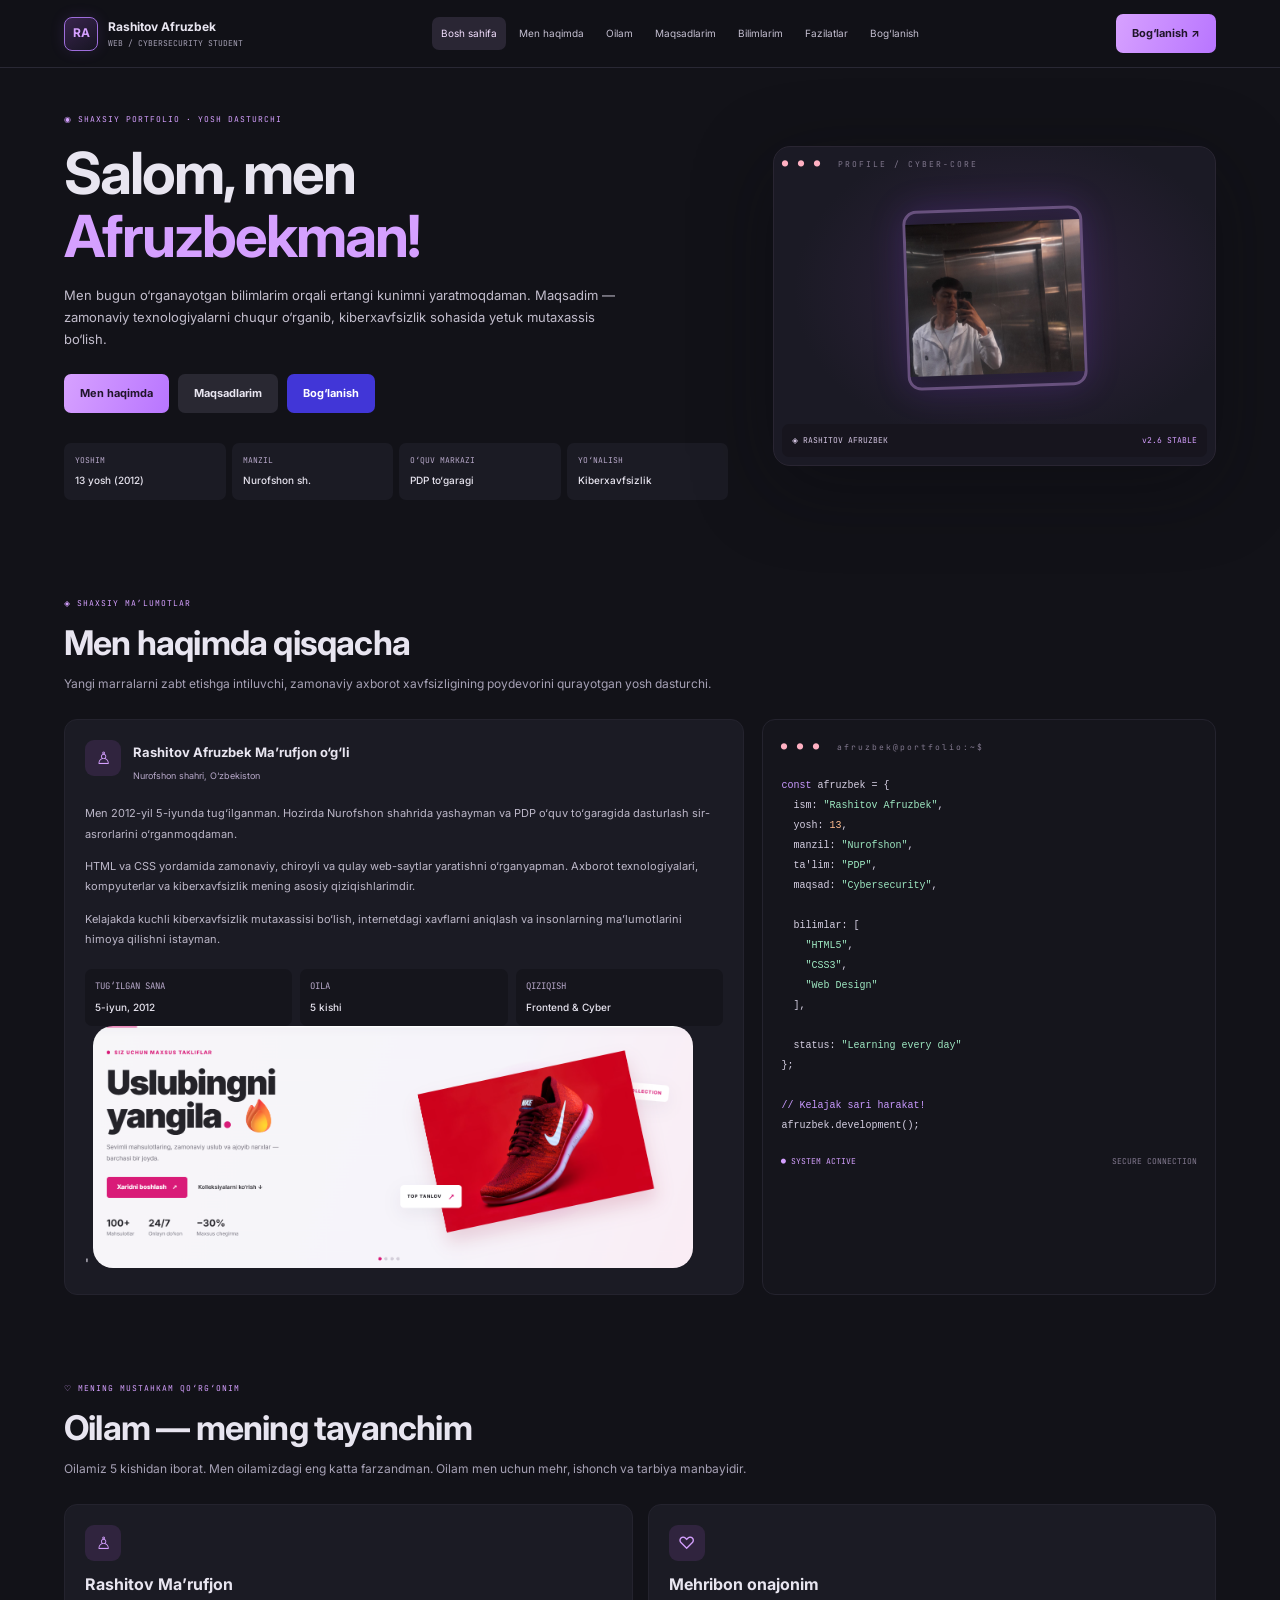
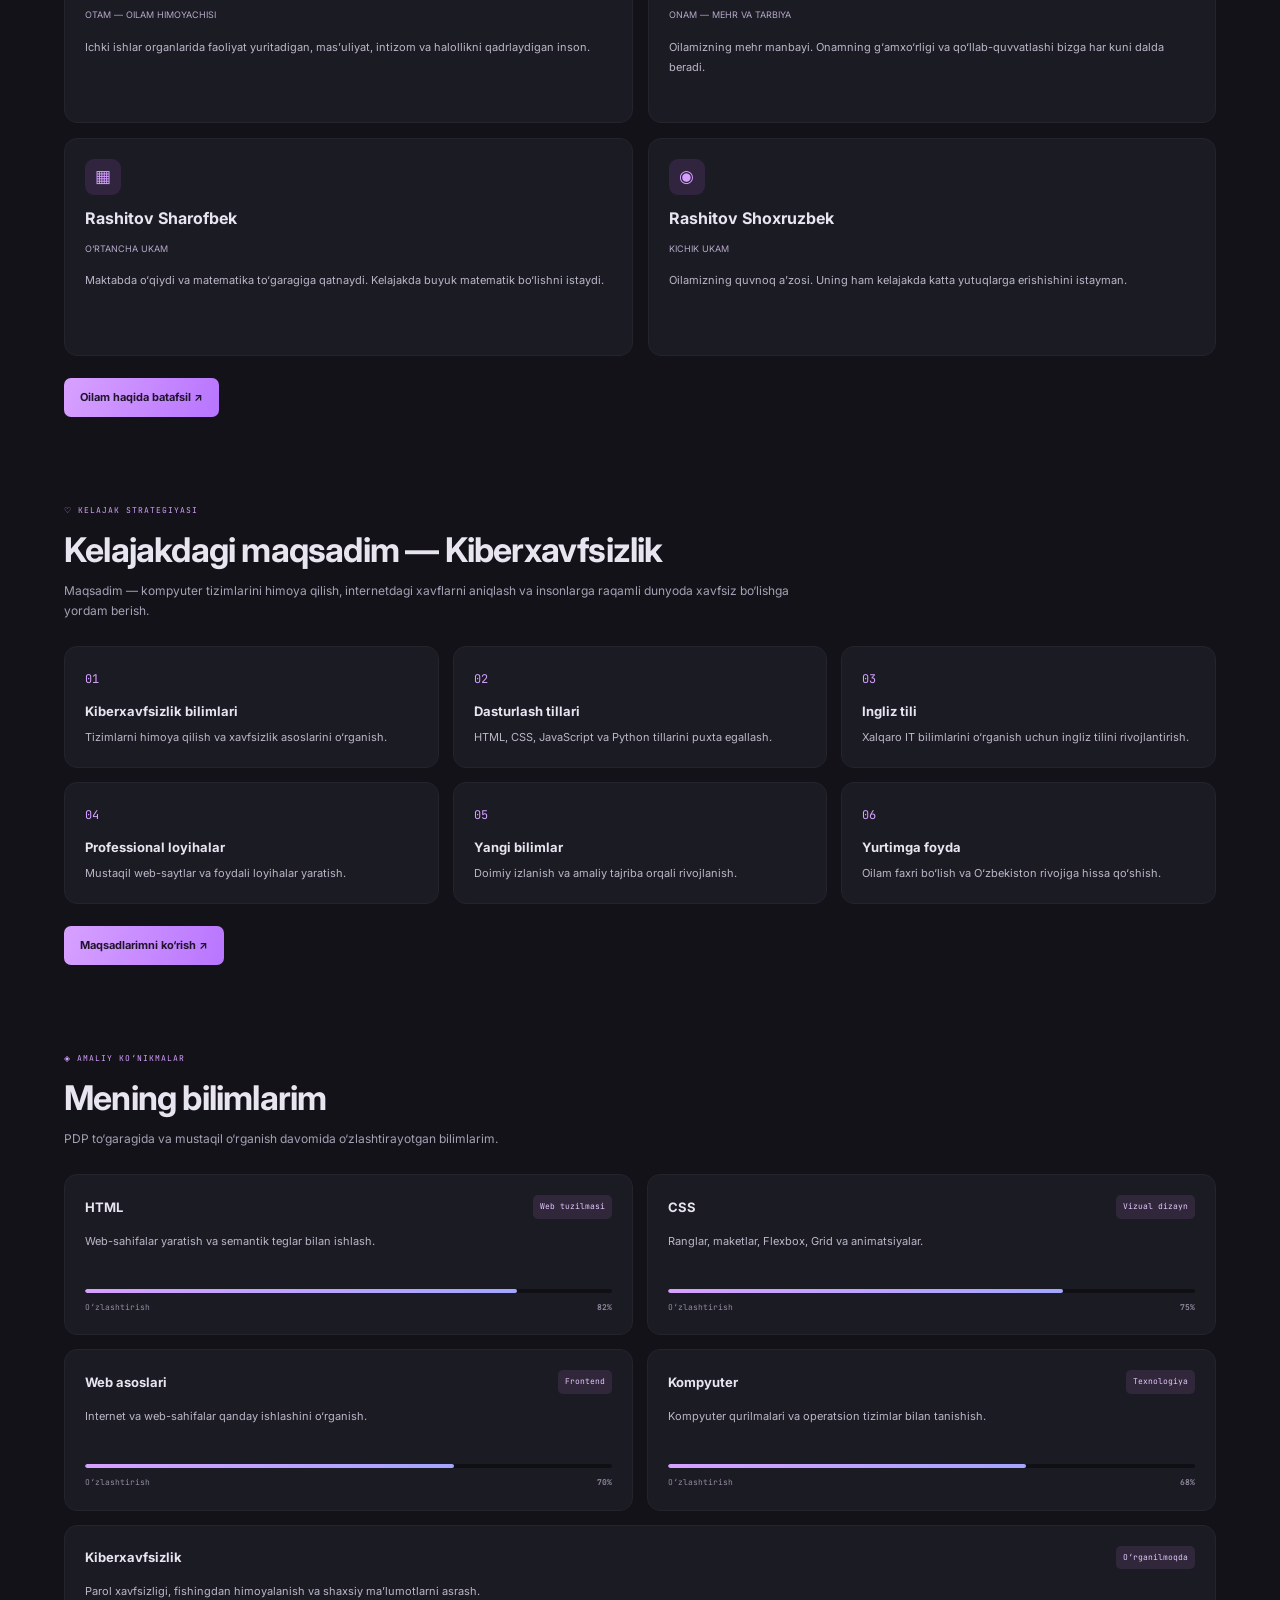
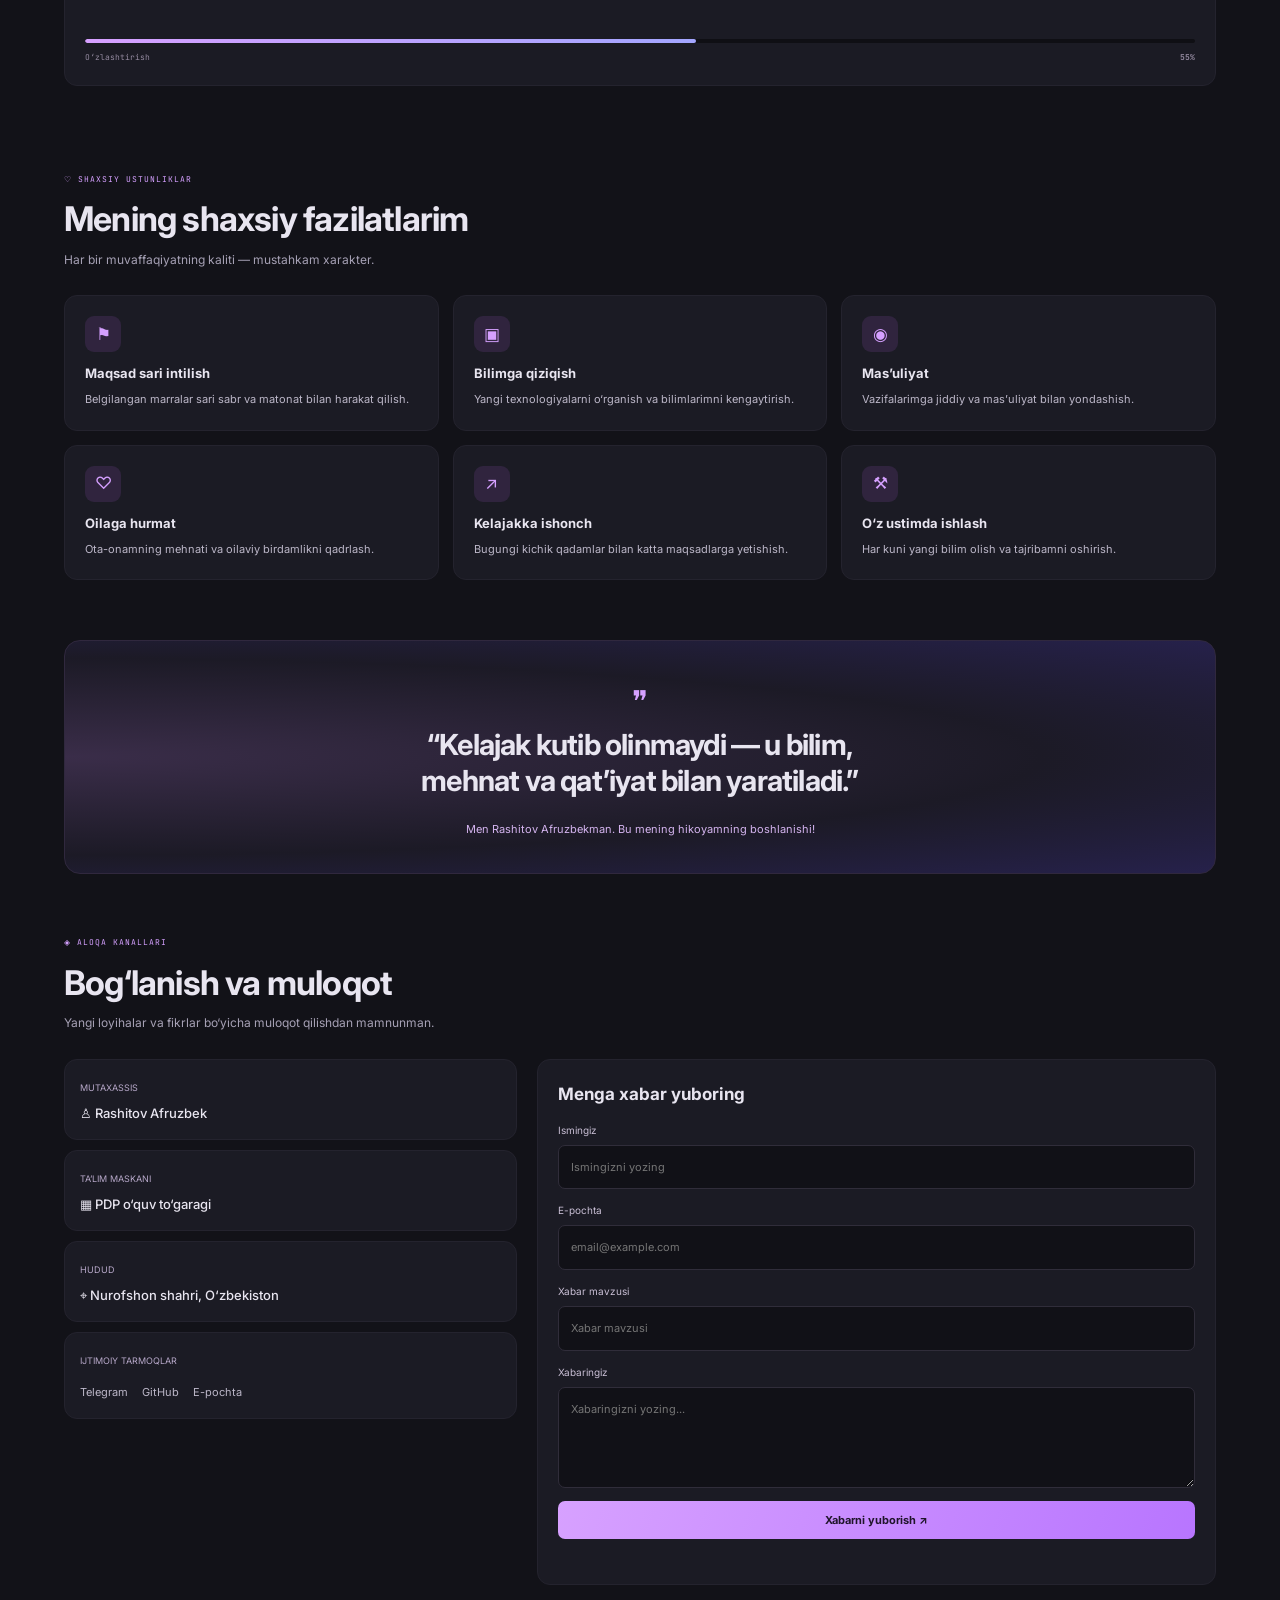
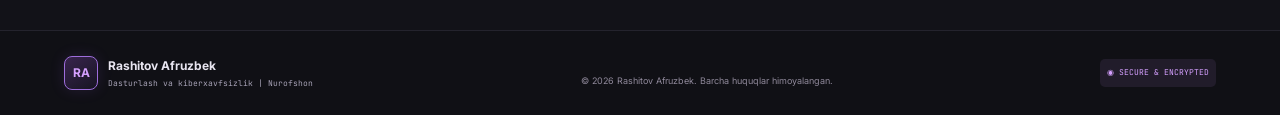
<file: index.html>
<!DOCTYPE html>
<html lang="uz">
<head>
  <meta charset="UTF-8">
  <meta name="viewport" content="width=device-width, initial-scale=1.0">
  <title>Rashitov Afruzbek | Portfolio</title>
  <link rel="stylesheet" href="./style.css">
  <link href="https://fonts.googleapis.com/css2?family=Inter:wght@400;500;600;700;800&family=JetBrains+Mono:wght@400;500&display=swap" rel="stylesheet">
</head>
<body>

<header class="navbar">
  <a href="index.html" class="logo">
    <span class="logo-icon">RA</span>
    <span>Rashitov Afruzbek
      <small>WEB / CYBERSECURITY STUDENT</small>
    </span>
  </a>

  <nav>
    <a class="active" href="./index.html">Bosh sahifa</a>
    <a href="#about">Men haqimda</a>
    <a href="./family.html">Oilam</a>
    <a href="./goals.html">Maqsadlarim</a>
    <a href="#skills">Bilimlarim</a>
    <a href="#values">Fazilatlar</a>
    <a href="#contact">Bog‘lanish</a>
  </nav>

  <a href="#contact" class="btn">Bog‘lanish ↗</a>
</header>

<main>

  <!-- BOSH SAHIFA -->
  <section class="hero container">
    <div class="hero-content">
      <p class="eyebrow">◉ SHAXSIY PORTFOLIO · YOSH DASTURCHI</p>

      <h1>Salom, men<br><span>Afruzbekman!</span></h1>

      <p class="description">
        Men bugun o‘rganayotgan bilimlarim orqali ertangi kunimni
        yaratmoqdaman. Maqsadim — zamonaviy texnologiyalarni chuqur
        o‘rganib, kiberxavfsizlik sohasida yetuk mutaxassis bo‘lish.
      </p>

      <div class="hero-buttons">
        <a href="#about" class="btn">Men haqimda</a>
        <a href="./goals.html" class="btn secondary">Maqsadlarim</a>
        <a href="#contact" class="btn blue">Bog‘lanish</a>
      </div>

      <div class="stats">
        <div><small>YOSHIM</small><b>13 yosh (2012)</b></div>
        <div><small>MANZIL</small><b>Nurofshon sh.</b></div>
        <div><small>O‘QUV MARKAZI</small><b>PDP to‘garagi</b></div>
        <div><small>YO‘NALISH</small><b>Kiberxavfsizlik</b></div>
      </div>
    </div>

    <div class="hero-card">
      <div class="window-title">● ● ● <span>PROFILE / CYBER-CORE</span></div>
      <div class="emblem">
        <img src="./photo_2026-10-23_16-27-50.jpg" alt="">
      </div>
      <div class="card-status">◈ RASHITOV AFRUZBEK <span>v2.6 STABLE</span></div>
    </div>
  </section>

  <!-- MEN HAQIMDA -->
  <section id="about" class="section container">
    <p class="eyebrow">◈ SHAXSIY MA’LUMOTLAR</p>
    <h2>Men haqimda qisqacha</h2>
    <p class="section-desc">
      Yangi marralarni zabt etishga intiluvchi, zamonaviy axborot
      xavfsizligining poydevorini qurayotgan yosh dasturchi.
    </p>

    <div class="about-grid">
      <article class="panel">
        <div class="profile-title">
          <div class="icon">♙</div>
          <div>
            <h3>Rashitov Afruzbek Ma’rufjon o‘g‘li</h3>
            <small>Nurofshon shahri, O‘zbekiston</small>
          </div>
        </div>

        <p>
          Men 2012-yil 5-iyunda tug‘ilganman. Hozirda Nurofshon
          shahrida yashayman va PDP o‘quv to‘garagida dasturlash
          sir-asrorlarini o‘rganmoqdaman.
        </p>

        <p>
          HTML va CSS yordamida zamonaviy, chiroyli va qulay
          web-saytlar yaratishni o‘rganyapman. Axborot texnologiyalari,
          kompyuterlar va kiberxavfsizlik mening asosiy qiziqishlarimdir.
        </p>

        <p>
          Kelajakda kuchli kiberxavfsizlik mutaxassisi bo‘lish,
          internetdagi xavflarni aniqlash va insonlarning
          ma’lumotlarini himoya qilishni istayman.
        </p>

        <div class="mini-stats">
          <div><small>TUG‘ILGAN SANA</small><b>5-iyun, 2012</b></div>
          <div><small>OILA</small><b>5 kishi</b></div>
          <div><small>QIZIQISH</small><b>Frontend & Cyber</b></div>
        </div>'
        
        <a href="https://namoyish.vercel.app/" target="_blank">
        <img
        src="./Снимок экрана 2026-10-23 172634.png"
        alt="Mening namoyishim"
        class="namoyish-rasmi"
    >
</a>

      </article>

      <article class="code-panel">
        <div class="window-title">● ● ● <span>afruzbek@portfolio:~$</span></div>
        <pre><code><span class="purple">const</span> afruzbek = {
  ism: <span class="green">"Rashitov Afruzbek"</span>,
  yosh: <span class="orange">13</span>,
  manzil: <span class="green">"Nurofshon"</span>,
  ta'lim: <span class="green">"PDP"</span>,
  maqsad: <span class="green">"Cybersecurity"</span>,

  bilimlar: [
    <span class="green">"HTML5"</span>,
    <span class="green">"CSS3"</span>,
    <span class="green">"Web Design"</span>
  ],

  status: <span class="green">"Learning every day"</span>
};

<span class="purple">// Kelajak sari harakat!</span>
afruzbek.development();</code></pre>
        <div class="code-footer">● SYSTEM ACTIVE <span>SECURE CONNECTION</span></div>
      </article>
    </div>
  </section>

  <!-- OILAM -->
  <section id="family" class="section container">
    <p class="eyebrow">♡ MENING MUSTAHKAM QO‘RG‘ONIM</p>
    <h2>Oilam — mening tayanchim</h2>
    <p class="section-desc">
      Oilamiz 5 kishidan iborat. Men oilamizdagi eng katta farzandman.
      Oilam men uchun mehr, ishonch va tarbiya manbayidir.
    </p>

    <div class="family-grid">
      <article class="panel family-card">
        <div class="icon">♙</div>
        <h3>Rashitov Ma’rufjon</h3>
        <small>OTAM — OILAM HIMOYACHISI</small>
        <p>
          Ichki ishlar organlarida faoliyat yuritadigan, mas’uliyat,
          intizom va halollikni qadrlaydigan inson.
        </p>
      </article>

      <article class="panel family-card">
        <div class="icon">♡</div>
        <h3>Mehribon onajonim</h3>
        <small>ONAM — MEHR VA TARBIYA</small>
        <p>
          Oilamizning mehr manbayi. Onamning g‘amxo‘rligi va
          qo‘llab-quvvatlashi bizga har kuni dalda beradi.
        </p>
      </article>

      <article class="panel family-card">
        <div class="icon">▦</div>
        <h3>Rashitov Sharofbek</h3>
        <small>O‘RTANCHA UKAM</small>
        <p>
          Maktabda o‘qiydi va matematika to‘garagiga qatnaydi.
          Kelajakda buyuk matematik bo‘lishni istaydi.
        </p>
      </article>

      <article class="panel family-card">
        <div class="icon">◉</div>
        <h3>Rashitov Shoxruzbek</h3>
        <small>KICHIK UKAM</small>
        <p>
          Oilamizning quvnoq a’zosi. Uning ham kelajakda
          katta yutuqlarga erishishini istayman.
        </p>
      </article>
    </div>

    <a href="family.html" class="btn section-button">Oilam haqida batafsil ↗</a>
  </section>

  <!-- MAQSADLAR -->
  <section class="section container">
    <p class="eyebrow">♡ KELAJAK STRATEGIYASI</p>
    <h2>Kelajakdagi maqsadim — Kiberxavfsizlik</h2>
    <p class="section-desc">
      Maqsadim — kompyuter tizimlarini himoya qilish, internetdagi
      xavflarni aniqlash va insonlarga raqamli dunyoda xavfsiz
      bo‘lishga yordam berish.
    </p>

    <div class="feature-grid">
      <article class="panel feature">
        <span class="number">01</span>
        <h3>Kiberxavfsizlik bilimlari</h3>
        <p>Tizimlarni himoya qilish va xavfsizlik asoslarini o‘rganish.</p>
      </article>

      <article class="panel feature">
        <span class="number">02</span>
        <h3>Dasturlash tillari</h3>
        <p>HTML, CSS, JavaScript va Python tillarini puxta egallash.</p>
      </article>

      <article class="panel feature">
        <span class="number">03</span>
        <h3>Ingliz tili</h3>
        <p>Xalqaro IT bilimlarini o‘rganish uchun ingliz tilini rivojlantirish.</p>
      </article>

      <article class="panel feature">
        <span class="number">04</span>
        <h3>Professional loyihalar</h3>
        <p>Mustaqil web-saytlar va foydali loyihalar yaratish.</p>
      </article>

      <article class="panel feature">
        <span class="number">05</span>
        <h3>Yangi bilimlar</h3>
        <p>Doimiy izlanish va amaliy tajriba orqali rivojlanish.</p>
      </article>

      <article class="panel feature">
        <span class="number">06</span>
        <h3>Yurtimga foyda</h3>
        <p>Oilam faxri bo‘lish va O‘zbekiston rivojiga hissa qo‘shish.</p>
      </article>
    </div>

    <a href="goals.html" class="btn section-button">Maqsadlarimni ko‘rish ↗</a>
  </section>

  <!-- BILIMLARIM -->
  <section id="skills" class="section container">
    <p class="eyebrow">◈ AMALIY KO‘NIKMALAR</p>
    <h2>Mening bilimlarim</h2>
    <p class="section-desc">
      PDP to‘garagida va mustaqil o‘rganish davomida
      o‘zlashtirayotgan bilimlarim.
    </p>

    <div class="skills-grid">
      <article class="panel skill">
        <div class="skill-heading"><h3>HTML</h3><span>Web tuzilmasi</span></div>
        <p>Web-sahifalar yaratish va semantik teglar bilan ishlash.</p>
        <div class="progress"><span style="width:82%"></span></div>
        <small>O‘zlashtirish <b>82%</b></small>
      </article>

      <article class="panel skill">
        <div class="skill-heading"><h3>CSS</h3><span>Vizual dizayn</span></div>
        <p>Ranglar, maketlar, Flexbox, Grid va animatsiyalar.</p>
        <div class="progress"><span style="width:75%"></span></div>
        <small>O‘zlashtirish <b>75%</b></small>
      </article>

      <article class="panel skill">
        <div class="skill-heading"><h3>Web asoslari</h3><span>Frontend</span></div>
        <p>Internet va web-sahifalar qanday ishlashini o‘rganish.</p>
        <div class="progress"><span style="width:70%"></span></div>
        <small>O‘zlashtirish <b>70%</b></small>
      </article>

      <article class="panel skill">
        <div class="skill-heading"><h3>Kompyuter</h3><span>Texnologiya</span></div>
        <p>Kompyuter qurilmalari va operatsion tizimlar bilan tanishish.</p>
        <div class="progress"><span style="width:68%"></span></div>
        <small>O‘zlashtirish <b>68%</b></small>
      </article>

      <article class="panel skill wide">
        <div class="skill-heading"><h3>Kiberxavfsizlik</h3><span>O‘rganilmoqda</span></div>
        <p>Parol xavfsizligi, fishingdan himoyalanish va shaxsiy ma’lumotlarni asrash.</p>
        <div class="progress"><span style="width:55%"></span></div>
        <small>O‘zlashtirish <b>55%</b></small>
      </article>
    </div>
  </section>

  <!-- FAZILATLAR -->
  <section id="values" class="section container">
    <p class="eyebrow">♡ SHAXSIY USTUNLIKLAR</p>
    <h2>Mening shaxsiy fazilatlarim</h2>
    <p class="section-desc">Har bir muvaffaqiyatning kaliti — mustahkam xarakter.</p>

    <div class="feature-grid">
      <article class="panel feature"><div class="icon">⚑</div><h3>Maqsad sari intilish</h3><p>Belgilangan marralar sari sabr va matonat bilan harakat qilish.</p></article>
      <article class="panel feature"><div class="icon">▣</div><h3>Bilimga qiziqish</h3><p>Yangi texnologiyalarni o‘rganish va bilimlarimni kengaytirish.</p></article>
      <article class="panel feature"><div class="icon">◉</div><h3>Mas’uliyat</h3><p>Vazifalarimga jiddiy va mas’uliyat bilan yondashish.</p></article>
      <article class="panel feature"><div class="icon">♡</div><h3>Oilaga hurmat</h3><p>Ota-onamning mehnati va oilaviy birdamlikni qadrlash.</p></article>
      <article class="panel feature"><div class="icon">↗</div><h3>Kelajakka ishonch</h3><p>Bugungi kichik qadamlar bilan katta maqsadlarga yetishish.</p></article>
      <article class="panel feature"><div class="icon">⚒</div><h3>O‘z ustimda ishlash</h3><p>Har kuni yangi bilim olish va tajribamni oshirish.</p></article>
    </div>
  </section>

  <section class="quote container">
    <span>❞</span>
    <h2>“Kelajak kutib olinmaydi — u bilim,<br> mehnat va qat’iyat bilan yaratiladi.”</h2>
    <p>Men Rashitov Afruzbekman. Bu mening hikoyamning boshlanishi!</p>
  </section>

  <!-- BOG‘LANISH -->
  <section id="contact" class="section container">
    <p class="eyebrow">◈ ALOQA KANALLARI</p>
    <h2>Bog‘lanish va muloqot</h2>
    <p class="section-desc">Yangi loyihalar va fikrlar bo‘yicha muloqot qilishdan mamnunman.</p>

    <div class="contact-grid">
      <div class="contact-details">
        <article class="panel"><small>MUTAXASSIS</small><b>♙ Rashitov Afruzbek</b></article>
        <article class="panel"><small>TA’LIM MASKANI</small><b>▦ PDP o‘quv to‘garagi</b></article>
        <article class="panel"><small>HUDUD</small><b>⌖ Nurofshon shahri, O‘zbekiston</b></article>
        <article class="panel"><small>IJTIMOIY TARMOQLAR</small><p>Telegram　 GitHub　 E-pochta</p></article>
      </div>

      <form class="panel contact-form" id="contactForm">
        <h3>Menga xabar yuboring</h3>
        <label>Ismingiz<input type="text" placeholder="Ismingizni yozing" required></label>
        <label>E-pochta<input type="email" placeholder="email@example.com" required></label>
        <label>Xabar mavzusi<input type="text" placeholder="Xabar mavzusi" required></label>
        <label>Xabaringiz<textarea rows="4" placeholder="Xabaringizni yozing..." required></textarea></label>
        <button class="btn" type="submit">Xabarni yuborish ↗</button>
        <p id="formMessage" class="form-message"></p>
      </form>
    </div>
  </section>

</main>

<footer class="footer">
  <a href="index.html" class="logo">
    <span class="logo-icon">RA</span>
    <span>Rashitov Afruzbek<small>Dasturlash va kiberxavfsizlik | Nurofshon</small></span>
  </a>
  <p>© 2026 Rashitov Afruzbek. Barcha huquqlar himoyalangan.</p>
  <span class="footer-status">◉ SECURE & ENCRYPTED</span>
</footer>

<script>
  document.getElementById("contactForm").addEventListener("submit", function(event) {
    event.preventDefault();
    document.getElementById("formMessage").textContent =
      "Rahmat! Bu demo forma, xabar hozircha yuborilmadi.";
    this.reset();
  });
</script>
</body>
</html>
</file>
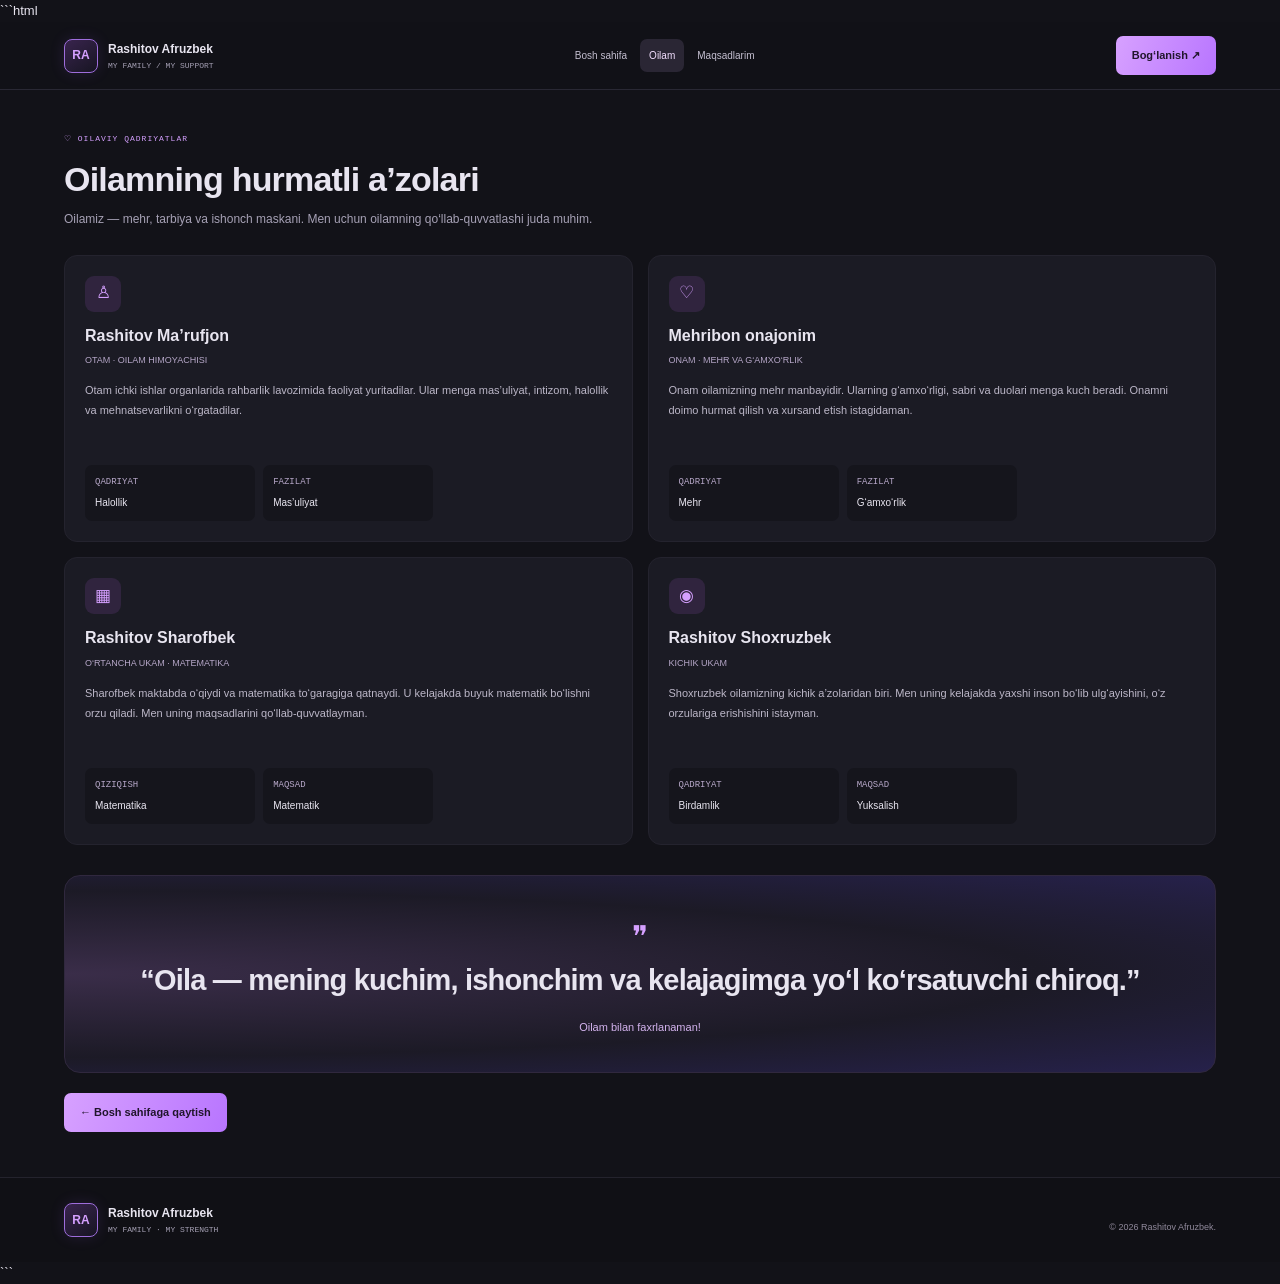
<file: family.html>
```html
<!DOCTYPE html>
<html lang="uz">
<head>
  <meta charset="UTF-8">
  <meta name="viewport" content="width=device-width, initial-scale=1.0">
  <title>Oilam | Rashitov Afruzbek</title>
  <link rel="stylesheet" href="./style.css">
</head>
<body>

<header class="navbar">
  <a href="./index.html" class="logo">
    <span class="logo-icon">RA</span>
    <span>Rashitov Afruzbek
      <small>MY FAMILY / MY SUPPORT</small>
    </span>
  </a>
  <nav>
    <a href="./index.html">Bosh sahifa</a>
    <a class="active" href="./family.html">Oilam</a>
    <a href="./goals.html">Maqsadlarim</a>
  </nav>
  <a href="./index.html" class="btn">Bog‘lanish ↗</a>
</header>

<main class="container section">
  <p class="eyebrow">♡ OILAVIY QADRIYATLAR</p>
  <h2>Oilamning hurmatli a’zolari</h2>
  <p class="section-desc">
    Oilamiz — mehr, tarbiya va ishonch maskani.
    Men uchun oilamning qo‘llab-quvvatlashi juda muhim.
  </p>

  <div class="family-grid">

    <article class="panel family-card">
      <div class="icon">♙</div>
      <h3>Rashitov Ma’rufjon</h3>
      <small>OTAM · OILAM HIMOYACHISI</small>
      <p>
        Otam ichki ishlar organlarida rahbarlik lavozimida
        faoliyat yuritadilar. Ular menga mas’uliyat, intizom,
        halollik va mehnatsevarlikni o‘rgatadilar.
      </p>
      <div class="mini-stats">
        <div><small>QADRIYAT</small><b>Halollik</b></div>
        <div><small>FAZILAT</small><b>Mas’uliyat</b></div>
      </div>
    </article>

    <article class="panel family-card">
      <div class="icon">♡</div>
      <h3>Mehribon onajonim</h3>
      <small>ONAM · MEHR VA G‘AMXO‘RLIK</small>
      <p>
        Onam oilamizning mehr manbayidir. Ularning g‘amxo‘rligi,
        sabri va duolari menga kuch beradi. Onamni doimo
        hurmat qilish va xursand etish istagidaman.
      </p>
      <div class="mini-stats">
        <div><small>QADRIYAT</small><b>Mehr</b></div>
        <div><small>FAZILAT</small><b>G‘amxo‘rlik</b></div>
      </div>
    </article>

    <article class="panel family-card">
      <div class="icon">▦</div>
      <h3>Rashitov Sharofbek</h3>
      <small>O‘RTANCHA UKAM · MATEMATIKA</small>
      <p>
        Sharofbek maktabda o‘qiydi va matematika to‘garagiga
        qatnaydi. U kelajakda buyuk matematik bo‘lishni
        orzu qiladi. Men uning maqsadlarini qo‘llab-quvvatlayman.
      </p>
      <div class="mini-stats">
        <div><small>QIZIQISH</small><b>Matematika</b></div>
        <div><small>MAQSAD</small><b>Matematik</b></div>
      </div>
    </article>

    <article class="panel family-card">
      <div class="icon">◉</div>
      <h3>Rashitov Shoxruzbek</h3>
      <small>KICHIK UKAM</small>
      <p>
        Shoxruzbek oilamizning kichik a’zolaridan biri.
        Men uning kelajakda yaxshi inson bo‘lib ulg‘ayishini,
        o‘z orzulariga erishishini istayman.
      </p>
      <div class="mini-stats">
        <div><small>QADRIYAT</small><b>Birdamlik</b></div>
        <div><small>MAQSAD</small><b>Yuksalish</b></div>
      </div>
    </article>

  </div>

  <section class="quote" style="margin-top:30px">
    <span>❞</span>
    <h2>“Oila — mening kuchim, ishonchim va kelajagimga yo‘l ko‘rsatuvchi chiroq.”</h2>
    <p>Oilam bilan faxrlanaman!</p>
  </section>

  <a href="./index.html" class="btn">← Bosh sahifaga qaytish</a>
</main>

<footer class="footer">
  <a href="./index.html" class="logo">
    <span class="logo-icon">RA</span>
    <span>Rashitov Afruzbek
      <small>MY FAMILY · MY STRENGTH</small>
    </span>
  </a>
  <p>© 2026 Rashitov Afruzbek.</p>
</footer>

</body>
</html>
```
</file>
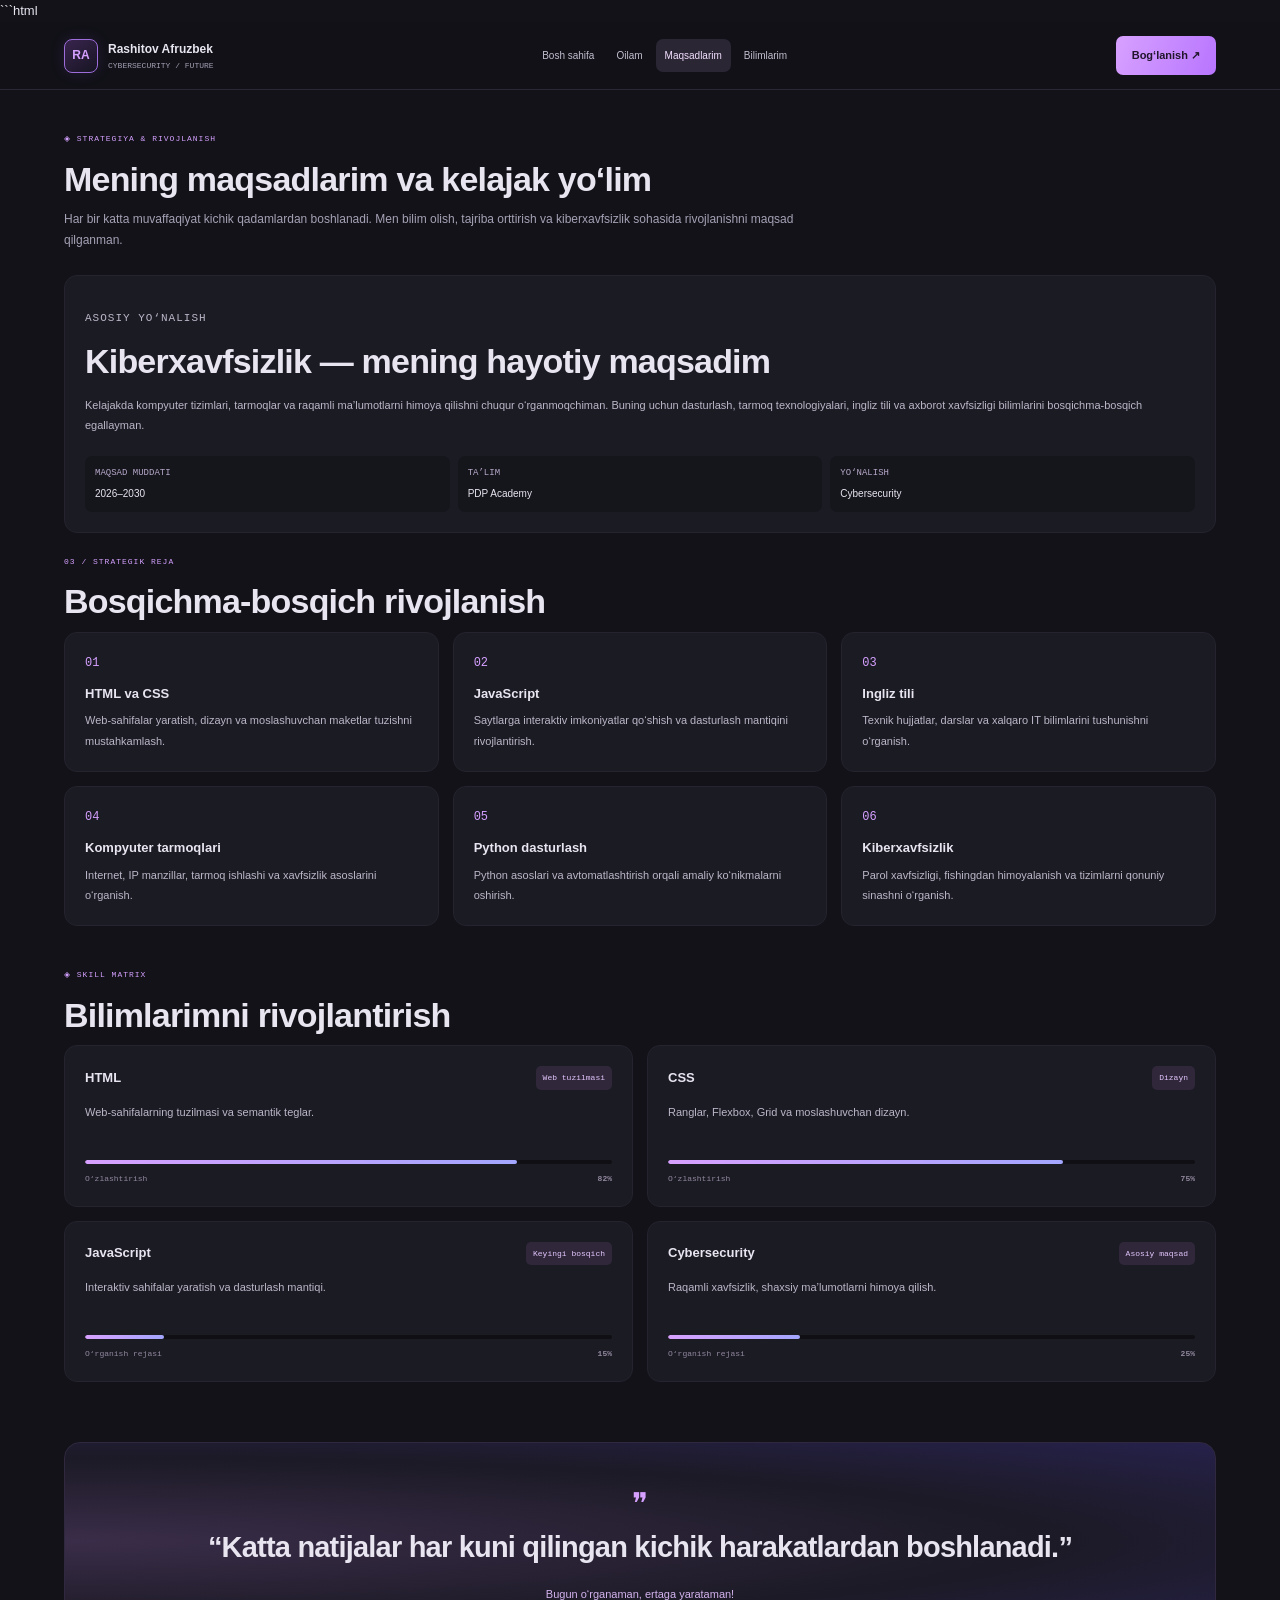
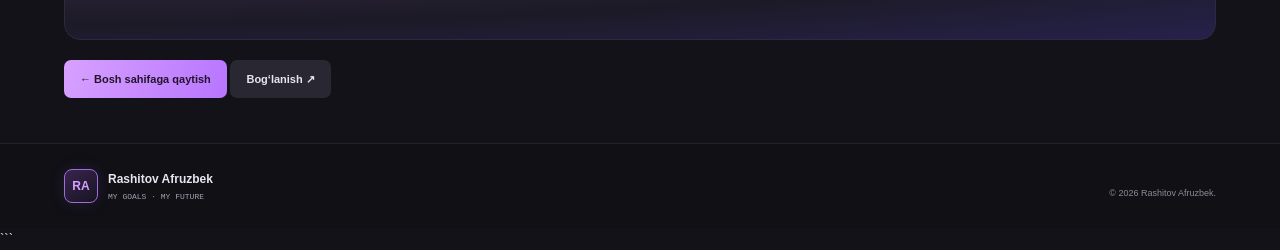
<file: goals.html>
```html
<!DOCTYPE html>
<html lang="uz">
<head>
  <meta charset="UTF-8">
  <meta name="viewport" content="width=device-width, initial-scale=1.0">
  <title>Maqsadlarim | Rashitov Afruzbek</title>
  <link rel="stylesheet" href="./style.css">
</head>
<body>

<header class="navbar">
  <a href="./index.html" class="logo">
    <span class="logo-icon">RA</span>
    <span>Rashitov Afruzbek
      <small>CYBERSECURITY / FUTURE</small>
    </span>
  </a>
  <nav>
    <a href="./index.html">Bosh sahifa</a>
    <a href="./family.html">Oilam</a>
    <a class="active" href="./goals.html">Maqsadlarim</a>
    <a href="./index.html">Bilimlarim</a>
  </nav>
  <a href="./index.html" class="btn">Bog‘lanish ↗</a>
</header>

<main class="container section">

  <p class="eyebrow">◈ STRATEGIYA & RIVOJLANISH</p>
  <h2>Mening maqsadlarim va kelajak yo‘lim</h2>
  <p class="section-desc">
    Har bir katta muvaffaqiyat kichik qadamlardan boshlanadi.
    Men bilim olish, tajriba orttirish va kiberxavfsizlik
    sohasida rivojlanishni maqsad qilganman.
  </p>

  <section class="panel" style="margin-bottom:22px">
    <p class="eyebrow">ASOSIY YO‘NALISH</p>
    <h2>Kiberxavfsizlik — mening hayotiy maqsadim</h2>
    <p>
      Kelajakda kompyuter tizimlari, tarmoqlar va raqamli
      ma’lumotlarni himoya qilishni chuqur o‘rganmoqchiman.
      Buning uchun dasturlash, tarmoq texnologiyalari,
      ingliz tili va axborot xavfsizligi bilimlarini
      bosqichma-bosqich egallayman.
    </p>
    <div class="mini-stats">
      <div><small>MAQSAD MUDDATI</small><b>2026–2030</b></div>
      <div><small>TA’LIM</small><b>PDP Academy</b></div>
      <div><small>YO‘NALISH</small><b>Cybersecurity</b></div>
    </div>
  </section>

  <p class="eyebrow">03 / STRATEGIK REJA</p>
  <h2>Bosqichma-bosqich rivojlanish</h2>

  <div class="feature-grid">

    <article class="panel feature">
      <span class="number">01</span>
      <h3>HTML va CSS</h3>
      <p>Web-sahifalar yaratish, dizayn va moslashuvchan maketlar tuzishni mustahkamlash.</p>
    </article>

    <article class="panel feature">
      <span class="number">02</span>
      <h3>JavaScript</h3>
      <p>Saytlarga interaktiv imkoniyatlar qo‘shish va dasturlash mantiqini rivojlantirish.</p>
    </article>

    <article class="panel feature">
      <span class="number">03</span>
      <h3>Ingliz tili</h3>
      <p>Texnik hujjatlar, darslar va xalqaro IT bilimlarini tushunishni o‘rganish.</p>
    </article>

    <article class="panel feature">
      <span class="number">04</span>
      <h3>Kompyuter tarmoqlari</h3>
      <p>Internet, IP manzillar, tarmoq ishlashi va xavfsizlik asoslarini o‘rganish.</p>
    </article>

    <article class="panel feature">
      <span class="number">05</span>
      <h3>Python dasturlash</h3>
      <p>Python asoslari va avtomatlashtirish orqali amaliy ko‘nikmalarni oshirish.</p>
    </article>

    <article class="panel feature">
      <span class="number">06</span>
      <h3>Kiberxavfsizlik</h3>
      <p>Parol xavfsizligi, fishingdan himoyalanish va tizimlarni qonuniy sinashni o‘rganish.</p>
    </article>

  </div>

  <section class="section">
    <p class="eyebrow">◈ SKILL MATRIX</p>
    <h2>Bilimlarimni rivojlantirish</h2>

    <div class="skills-grid">

      <article class="panel skill">
        <div class="skill-heading">
          <h3>HTML</h3><span>Web tuzilmasi</span>
        </div>
        <p>Web-sahifalarning tuzilmasi va semantik teglar.</p>
        <div class="progress"><span style="width:82%"></span></div>
        <small>O‘zlashtirish <b>82%</b></small>
      </article>

      <article class="panel skill">
        <div class="skill-heading">
          <h3>CSS</h3><span>Dizayn</span>
        </div>
        <p>Ranglar, Flexbox, Grid va moslashuvchan dizayn.</p>
        <div class="progress"><span style="width:75%"></span></div>
        <small>O‘zlashtirish <b>75%</b></small>
      </article>

      <article class="panel skill">
        <div class="skill-heading">
          <h3>JavaScript</h3><span>Keyingi bosqich</span>
        </div>
        <p>Interaktiv sahifalar yaratish va dasturlash mantiqi.</p>
        <div class="progress"><span style="width:15%"></span></div>
        <small>O‘rganish rejasi <b>15%</b></small>
      </article>

      <article class="panel skill">
        <div class="skill-heading">
          <h3>Cybersecurity</h3><span>Asosiy maqsad</span>
        </div>
        <p>Raqamli xavfsizlik, shaxsiy ma’lumotlarni himoya qilish.</p>
        <div class="progress"><span style="width:25%"></span></div>
        <small>O‘rganish rejasi <b>25%</b></small>
      </article>

    </div>
  </section>

  <section class="quote">
    <span>❞</span>
    <h2>“Katta natijalar har kuni qilingan kichik harakatlardan boshlanadi.”</h2>
    <p>Bugun o‘rganaman, ertaga yarataman!</p>
  </section>

  <a href="./index.html" class="btn">← Bosh sahifaga qaytish</a>
  <a href="./index.html" class="btn secondary">Bog‘lanish ↗</a>

</main>

<footer class="footer">
  <a href="./index.html" class="logo">
    <span class="logo-icon">RA</span>
    <span>Rashitov Afruzbek
      <small>MY GOALS · MY FUTURE</small>
    </span>
  </a>
  <p>© 2026 Rashitov Afruzbek.</p>
</footer>

</body>
</html>
```
</file>
<file: style.css>
:root {
  --bg: #121218;
  --panel: #1b1b24;
  --panel-light: #22212c;
  --text: #e8e5f0;
  --muted: #a6a1b5;
  --purple: #d5a0ff;
  --purple-dark: #9d63f4;
  --blue: #4136d7;
  --border: #292834;
}

* {
  margin: 0;
  padding: 0;
  box-sizing: border-box;
}

html {
  scroll-behavior: smooth;
  scroll-padding-top: 100px;
}

.emblem img{
width: 100%;
}

body {
  background: var(--bg);
  color: var(--text);
  font-family: "Inter", sans-serif;
  font-size: 13px;
  line-height: 1.7;
}

a {
  color: inherit;
  text-decoration: none;
}

button,
input,
textarea {
  font: inherit;
}

.container {
  width: min(1160px, 90%);
  margin: 0 auto;
}

/* NAVBAR */

.navbar {
  position: sticky;
  top: 0;
  z-index: 100;
  min-height: 68px;
  padding: 12px 5%;
  display: flex;
  justify-content: space-between;
  align-items: center;
  gap: 20px;
  background: rgba(18, 18, 24, 0.94);
  border-bottom: 1px solid var(--border);
  backdrop-filter: blur(18px);
}

.logo {
  display: flex;
  align-items: center;
  gap: 10px;
  font-size: 12px;
  font-weight: 700;
  white-space: nowrap;
}

.logo small {
  display: block;
  color: var(--muted);
  font-family: "JetBrains Mono", monospace;
  font-size: 8px;
  font-weight: 400;
}

.logo-icon {
  width: 34px;
  height: 34px;
  display: grid;
  place-items: center;
  color: var(--purple);
  background: linear-gradient(145deg, #39244e, #171522);
  border: 1px solid #9e6ddc;
  border-radius: 8px;
  box-shadow: 0 0 15px #9d63f422;
}

nav {
  display: flex;
  align-items: center;
  gap: 4px;
}

nav a {
  padding: 8px 9px;
  color: #c4bfd0;
  border-radius: 7px;
  font-size: 10px;
  transition: 0.2s;
}

nav a:hover,
nav a.active {
  background: #2a2634;
  color: #f3dfff;
}

/* BUTTONS */

.btn {
  display: inline-flex;
  align-items: center;
  justify-content: center;
  padding: 10px 16px;
  color: #20152b;
  background: linear-gradient(110deg, #d7a1ff, #b875ff);
  border: none;
  border-radius: 7px;
  font-size: 11px;
  font-weight: 700;
  cursor: pointer;
  transition: 0.25s;
}

.btn:hover {
  transform: translateY(-2px);
  box-shadow: 0 5px 22px #bb83ff30;
}

.btn.secondary {
  color: var(--text);
  background: #292832;
}

.btn.blue {
  color: white;
  background: var(--blue);
}

/* HERO */

.hero {
  min-height: 470px;
  padding-top: 45px;
  padding-bottom: 55px;
  display: grid;
  grid-template-columns: 1.2fr 0.8fr;
  align-items: center;
  gap: 45px;
}

.eyebrow {
  margin-bottom: 12px;
  color: var(--purple);
  font-family: "JetBrains Mono", monospace;
  font-size: 8px;
  letter-spacing: 1px;
}

.hero h1 {
  margin: 15px 0;
  font-size: clamp(38px, 5vw, 58px);
  line-height: 1.1;
  letter-spacing: -2px;
}

.hero h1 span {
  color: var(--purple);
}

.description {
  max-width: 560px;
  color: #c2bdcc;
  font-size: 13px;
}

.hero-buttons {
  display: flex;
  flex-wrap: wrap;
  gap: 9px;
  margin: 24px 0 30px;
}

.stats {
  display: grid;
  grid-template-columns: repeat(4, 1fr);
  gap: 6px;
}

.stats div {
  padding: 11px;
  background: var(--panel);
  border-radius: 7px;
}

.stats small,
.mini-stats small {
  display: block;
  color: #b7a8c9;
  font-family: "JetBrains Mono", monospace;
  font-size: 8px;
}

.stats b,
.mini-stats b {
  display: block;
  margin-top: 4px;
  font-size: 10px;
  font-weight: 500;
}

.hero-card {
  min-height: 320px;
  padding: 8px;
  display: flex;
  flex-direction: column;
  justify-content: space-between;
  background: radial-gradient(ellipse at 55% 45%, #31243f, #1b1a25 65%);
  border: 1px solid #292532;
  border-radius: 17px;
  box-shadow: 0 20px 80px #09090e66;
}

.window-title {
  color: #ffb0c2;
  font-family: "JetBrains Mono", monospace;
  font-size: 10px;
  letter-spacing: 2px;
}

.window-title span {
  margin-left: 8px;
  color: #81788e;
  font-size: 8px;
}

.emblem {
  width: 180px;
  height: 180px;
  margin: 20px auto;
  display: grid;
  place-items: center;
  color: var(--purple);
  border: 3px solid #68517e;
  border-radius: 14px;
  font-size: 57px;
  font-weight: 800;
  text-shadow: 0 0 18px #9d52ff;
  box-shadow: 0 0 35px #8e45ff30, inset 0 0 28px #8e45ff20;
  transform: rotate(-2deg);
}

.card-status {
  padding: 10px;
  background: #17151e;
  border-radius: 7px;
  color: #d4c5e2;
  font-family: "JetBrains Mono", monospace;
  font-size: 8px;
}

.card-status span {
  float: right;
  color: var(--purple);
}

/* SECTION */

.section {
  padding-top: 42px;
  padding-bottom: 45px;
}

h2 {
  margin-bottom: 9px;
  font-size: clamp(25px, 3vw, 34px);
  line-height: 1.25;
  letter-spacing: -0.8px;
}

.section-desc {
  max-width: 760px;
  margin-bottom: 25px;
  color: var(--muted);
  font-size: 12px;
}

.namoyish-rasmi {
    width: 100%;
    max-width: 600px;
    border-radius: 20px;
    cursor: pointer;
    transition: transform 0.3s ease;
}

.namoyish-rasmi:hover {
    transform: scale(1.03);
}


/* PANELS */

.panel {
  padding: 20px;
  background: var(--panel);
  border: 1px solid #24232e;
  border-radius: 13px;
  transition: border-color 0.25s, transform 0.25s;
}

.panel:hover {
  border-color: #4a385b;
}

.panel p {
  margin-top: 12px;
  color: #bcb7c8;
  font-size: 11px;
  line-height: 1.85;
}

.panel h3 {
  font-size: 13px;
}

.panel small {
  color: #b7a8c9;
  font-size: 9px;
}

.about-grid {
  display: grid;
  grid-template-columns: 1.2fr 0.8fr;
  gap: 18px;
}

.profile-title {
  display: flex;
  align-items: center;
  gap: 12px;
  margin-bottom: 17px;
}

.profile-title h3 {
  font-size: 13px;
}

.icon {
  width: 36px;
  height: 36px;
  margin-bottom: 10px;
  display: grid;
  place-items: center;
  color: var(--purple);
  background: #30243e;
  border-radius: 9px;
  font-size: 17px;
}

.mini-stats {
  display: grid;
  grid-template-columns: repeat(3, 1fr);
  gap: 8px;
  margin-top: 20px;
}

.mini-stats div {
  padding: 10px;
  background: #15151c;
  border-radius: 7px;
}

/* CODE PANEL */

.code-panel {
  padding: 18px;
  background: #15151c;
  border: 1px solid #24232e;
  border-radius: 13px;
  overflow: hidden;
}

.code-panel pre {
  margin-top: 20px;
  overflow-x: auto;
  color: #d6d0e3;
  font-family: "JetBrains Mono", monospace;
  font-size: 10px;
  line-height: 1.9;
}

.purple {
  color: #c99aff;
}

.green {
  color: #9ee8c2;
}

.orange {
  color: #ffbd90;
}

.code-footer {
  margin-top: 20px;
  color: var(--purple);
  font-family: "JetBrains Mono", monospace;
  font-size: 8px;
}

.code-footer span {
  float: right;
  color: #81788e;
}

/* FAMILY */

.family-grid {
  display: grid;
  grid-template-columns: repeat(2, 1fr);
  gap: 15px;
}

.family-card h3 {
  margin-bottom: 4px;
  font-size: 16px;
}

.family-card p {
  min-height: 65px;
}

.section-button {
  margin-top: 22px;
}

/* FEATURES */

.feature-grid {
  display: grid;
  grid-template-columns: repeat(3, 1fr);
  gap: 14px;
}

.feature {
  padding: 20px;
}

.number {
  color: var(--purple);
  font-family: "JetBrains Mono", monospace;
  font-size: 12px;
}

.feature h3 {
  margin: 10px 0 5px;
}

.feature p {
  margin-top: 5px;
}

/* SKILLS */

.skills-grid {
  display: grid;
  grid-template-columns: repeat(2, 1fr);
  gap: 14px;
}

.skill-heading {
  display: flex;
  align-items: center;
  justify-content: space-between;
  gap: 10px;
}

.skill-heading span {
  padding: 5px 7px;
  color: #e4c6ff;
  background: #30283a;
  border-radius: 5px;
  font-family: "JetBrains Mono", monospace;
  font-size: 8px;
}

.skill p {
  min-height: 42px;
}

.progress {
  height: 4px;
  margin: 16px 0 8px;
  overflow: hidden;
  background: #0f0f14;
  border-radius: 5px;
}

.progress span {
  display: block;
  height: 100%;
  background: linear-gradient(90deg, #d7a0ff, #a3a6ff);
  border-radius: 5px;
}

.skill > small {
  display: flex;
  justify-content: space-between;
  color: #93899f;
  font-family: "JetBrains Mono", monospace;
  font-size: 8px;
}

.wide {
  grid-column: 1 / -1;
}

/* QUOTE */

.quote {
  margin-top: 15px;
  margin-bottom: 20px;
  padding: 35px 20px;
  text-align: center;
  background: radial-gradient(ellipse at left, #3a2d49, #1c1a26 60%, #26214b);
  border: 1px solid #30283e;
  border-radius: 16px;
}

.quote > span {
  color: var(--purple);
  font-size: 30px;
}

.quote h2 {
  font-size: clamp(20px, 3vw, 29px);
}

.quote p {
  margin-top: 20px;
  color: #d4b4ef;
  font-size: 11px;
}

/* CONTACT */

.contact-grid {
  display: grid;
  grid-template-columns: 0.8fr 1.2fr;
  gap: 20px;
}

.contact-details {
  display: grid;
  align-content: start;
  gap: 10px;
}

.contact-details .panel {
  padding: 15px;
}

.contact-details b {
  display: block;
  margin-top: 5px;
  font-weight: 500;
}

.contact-details p {
  margin-bottom: 0;
}

.contact-form {
  display: grid;
  gap: 13px;
}

.contact-form h3 {
  font-size: 17px;
}

.contact-form label {
  display: grid;
  gap: 6px;
  color: #c9bfd5;
  font-size: 10px;
}

input,
textarea {
  width: 100%;
  padding: 12px;
  color: #eee7f5;
  background: #111117;
  border: 1px solid #302d3a;
  border-radius: 7px;
  outline: none;
  font-size: 11px;
}

input:focus,
textarea:focus {
  border-color: var(--purple-dark);
}

textarea {
  resize: vertical;
}

.form-message {
  color: var(--purple);
  font-size: 10px;
}

/* FOOTER */

.footer {
  display: flex;
  align-items: center;
  justify-content: space-between;
  gap: 20px;
  padding: 25px 5%;
  background: #101015;
  border-top: 1px solid #24232d;
}

.footer p {
  margin-top: 15px;
  color: #90899b;
  font-size: 9px;
}

.footer-status {
  padding: 7px;
  color: var(--purple);
  background: #211c2a;
  border-radius: 5px;
  font-family: "JetBrains Mono", monospace;
  font-size: 8px;
}

/* RESPONSIVE */

@media (max-width: 1000px) {
  .navbar {
    flex-wrap: wrap;
  }

  nav {
    order: 3;
    width: 100%;
    overflow-x: auto;
  }

  .hero {
    gap: 25px;
  }

  .stats {
    grid-template-columns: repeat(2, 1fr);
  }
}

@media (max-width: 700px) {
  .container {
    width: 92%;
  }

  .hero,
  .about-grid,
  .contact-grid {
    grid-template-columns: 1fr;
  }

  .hero {
    padding-top: 35px;
  }

  .hero-card {
    min-height: 270px;
  }

  .family-grid,
  .feature-grid,
  .skills-grid {
    grid-template-columns: 1fr;
  }

  .wide {
    grid-column: auto;
  }

  .mini-stats {
    grid-template-columns: 1fr;
  }

  .footer {
    align-items: flex-start;
    flex-direction: column;
  }

  .section {
    padding-top: 30px;
    padding-bottom: 30px;
  }

  .navbar > .btn {
    display: none;
  }

  .hero h1 {
    font-size: 42px;
  }
}
</file>
